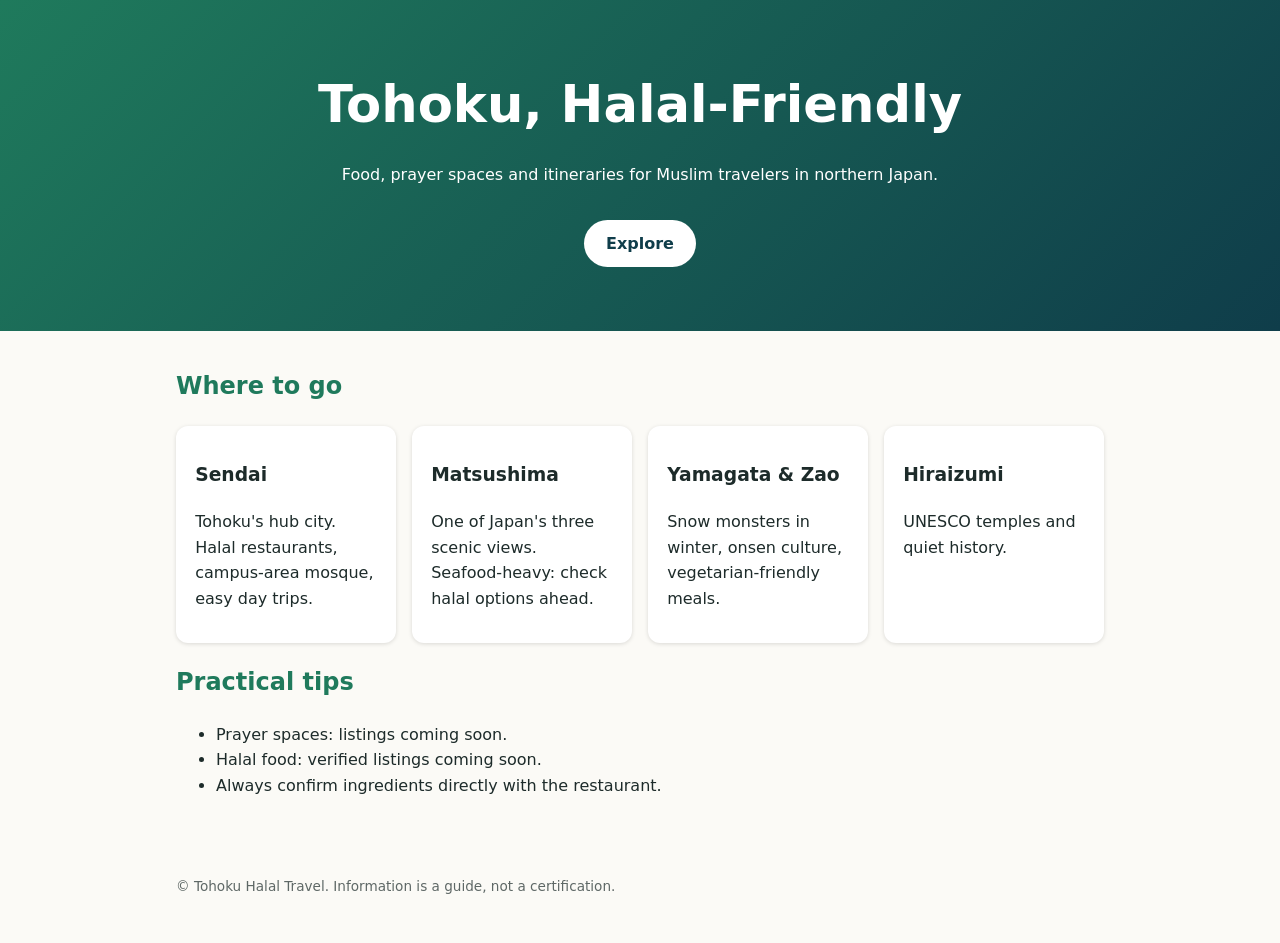
<file: index.html>
<!doctype html>
<html lang="en">
<head>
<meta charset="utf-8">
<meta name="viewport" content="width=device-width, initial-scale=1">
<title>Tohoku Halal Travel</title>
<meta name="description" content="Halal-friendly travel guide to Tohoku, Japan: food, prayer spaces and itineraries.">
<link rel="stylesheet" href="assets/style.css">
</head>
<body>
<header class="hero">
  <h1>Tohoku, Halal-Friendly</h1>
  <p>Food, prayer spaces and itineraries for Muslim travelers in northern Japan.</p>
  <a class="btn" href="#cities">Explore</a>
</header>
<main>
  <section id="cities">
    <h2>Where to go</h2>
    <div class="cards">
      <article><h3>Sendai</h3><p>Tohoku's hub city. Halal restaurants, campus-area mosque, easy day trips.</p></article>
      <article><h3>Matsushima</h3><p>One of Japan's three scenic views. Seafood-heavy: check halal options ahead.</p></article>
      <article><h3>Yamagata &amp; Zao</h3><p>Snow monsters in winter, onsen culture, vegetarian-friendly meals.</p></article>
      <article><h3>Hiraizumi</h3><p>UNESCO temples and quiet history.</p></article>
    </div>
  </section>
  <section>
    <h2>Practical tips</h2>
    <ul>
      <li>Prayer spaces: listings coming soon.</li>
      <li>Halal food: verified listings coming soon.</li>
      <li>Always confirm ingredients directly with the restaurant.</li>
    </ul>
  </section>
</main>
<footer><p>&copy; Tohoku Halal Travel. Information is a guide, not a certification.</p></footer>
</body>
</html>
</file>
<file: assets/style.css>
:root{--bg:#fbfaf6;--fg:#1d2b2a;--accent:#1f7a5c;--card:#fff}
@media (prefers-color-scheme:dark){:root{--bg:#121a19;--fg:#e8efed;--accent:#4fc19a;--card:#1b2625}}
*{box-sizing:border-box}
body{margin:0;font-family:system-ui,sans-serif;background:var(--bg);color:var(--fg);line-height:1.6}
.hero{padding:4rem 1rem;text-align:center;background:linear-gradient(135deg,#1f7a5c,#0f3d4a);color:#fff}
.hero h1{margin:0 0 .5rem;font-size:clamp(2rem,6vw,3.2rem)}
.btn{display:inline-block;margin-top:1rem;padding:.7rem 1.4rem;background:#fff;color:#0f3d4a;border-radius:999px;text-decoration:none;font-weight:600}
main,footer{max-width:960px;margin:0 auto;padding:1rem 1rem 2rem}
h2{color:var(--accent)}
.cards{display:grid;grid-template-columns:repeat(auto-fit,minmax(220px,1fr));gap:1rem}
article{background:var(--card);padding:1rem 1.2rem;border-radius:12px;box-shadow:0 1px 4px #0002}
footer{font-size:.85rem;opacity:.7}
</file>
